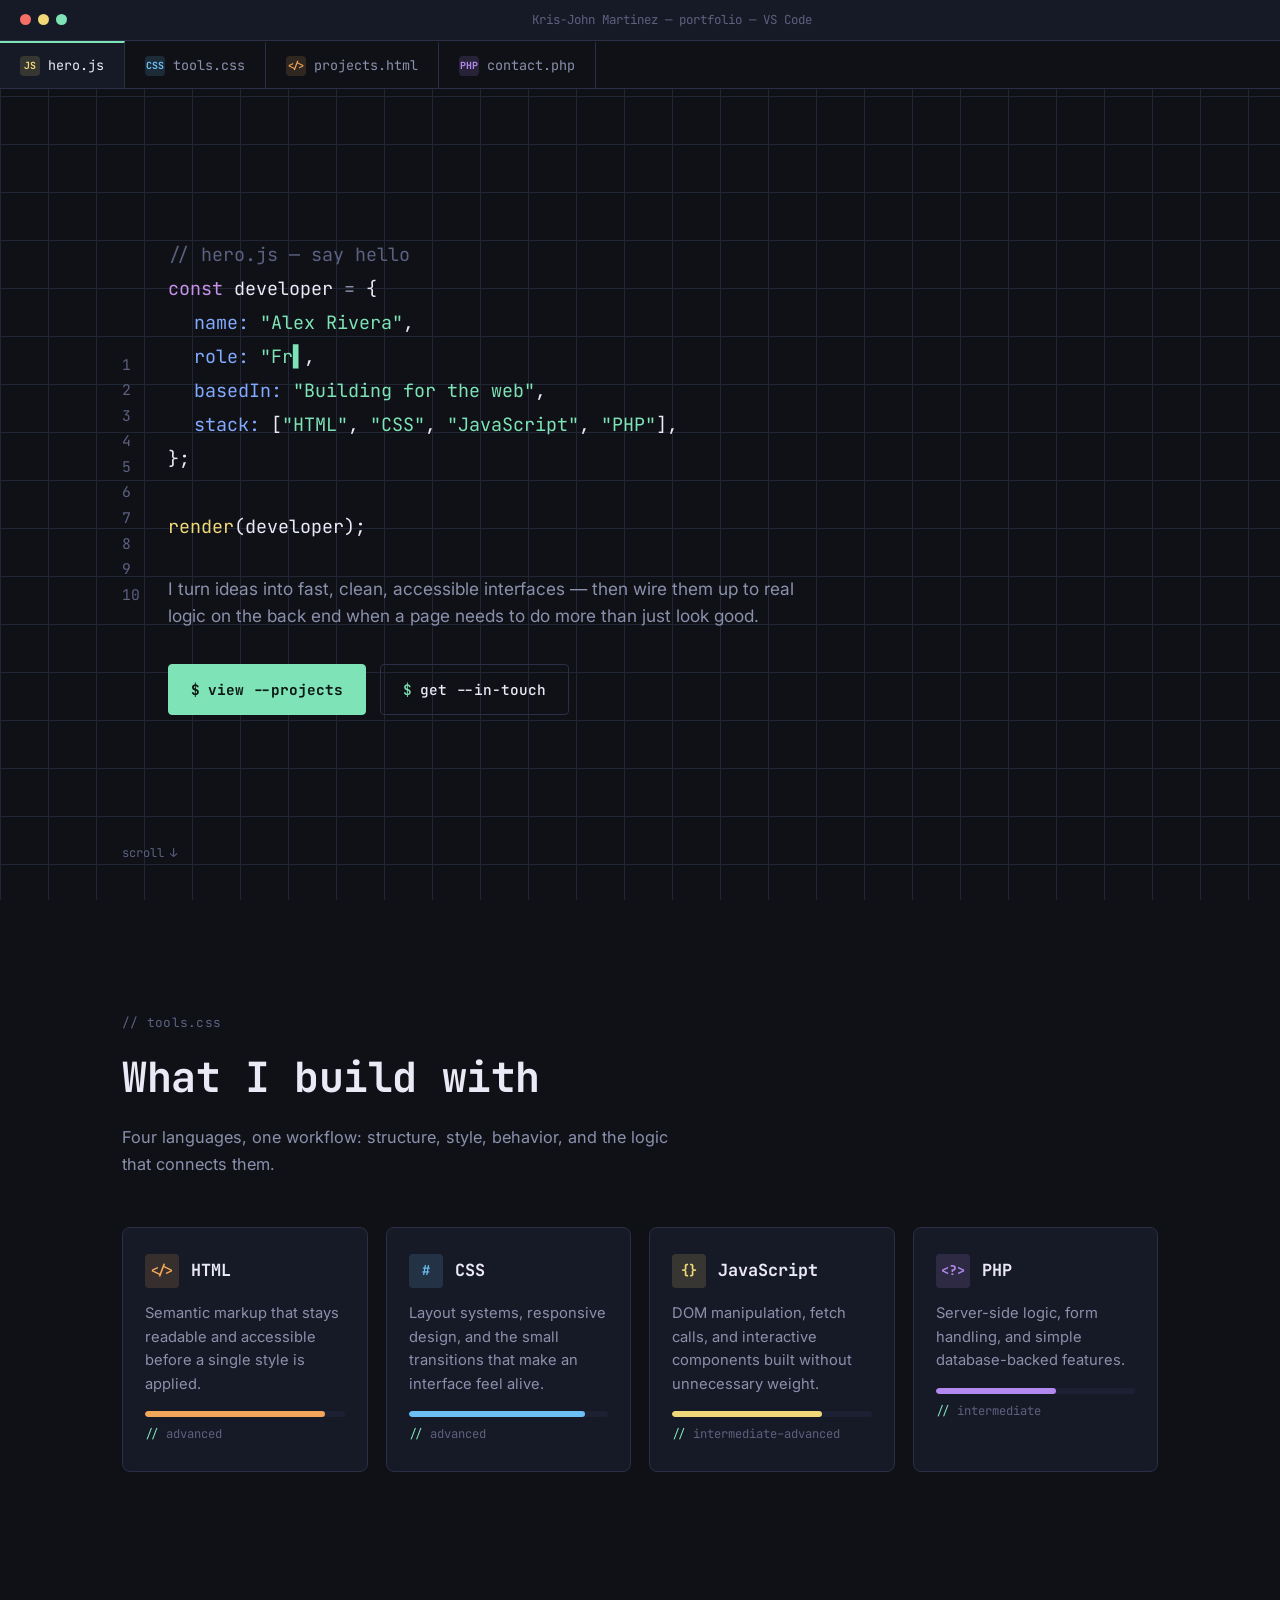
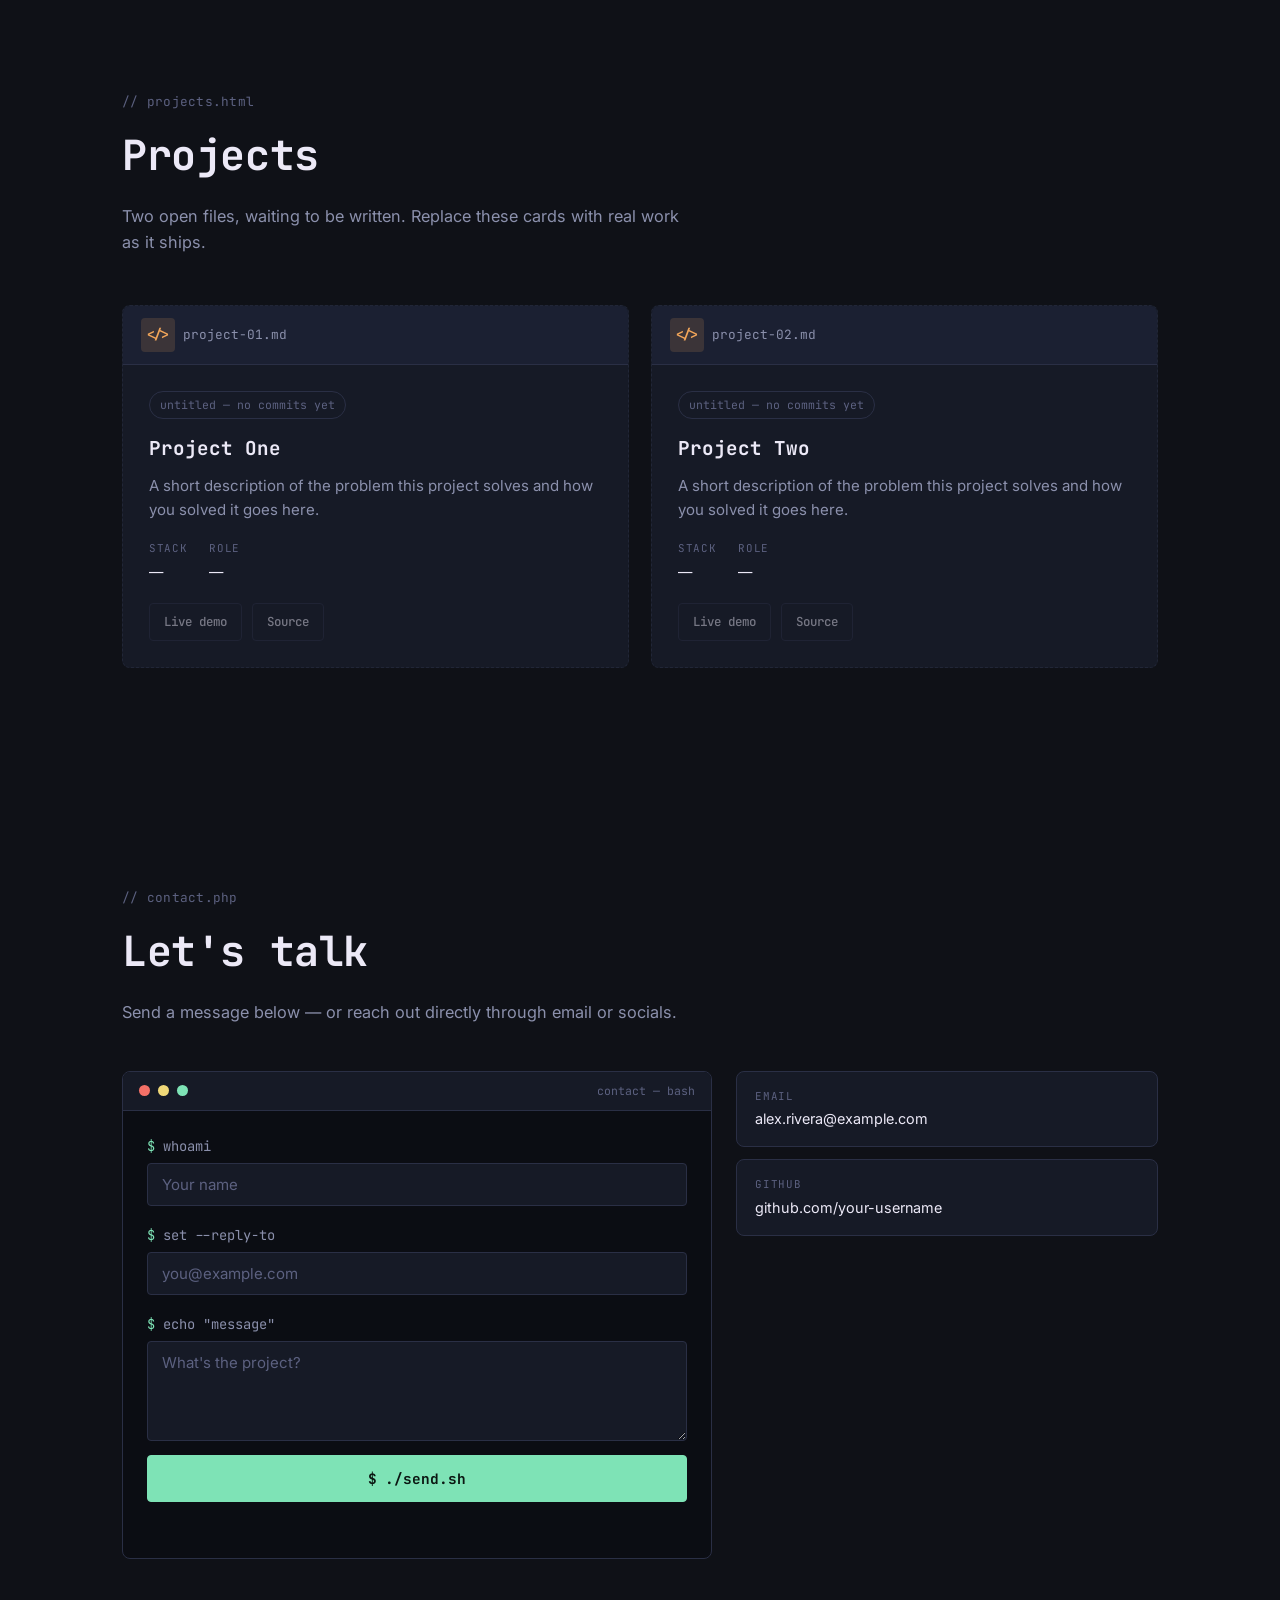
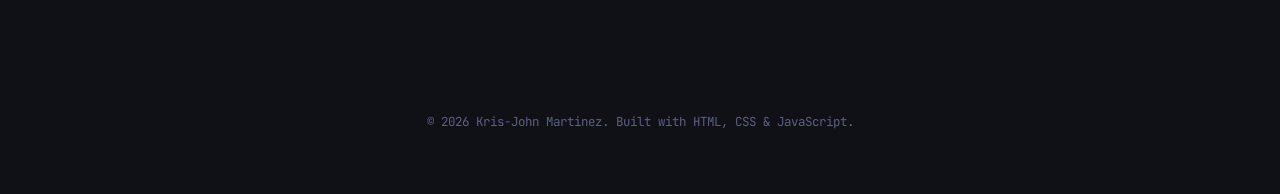
<file: index.html>
<!DOCTYPE html>
<html lang="en">
<head>
<meta charset="UTF-8">
<meta name="viewport" content="width=device-width, initial-scale=1.0">
<title>Kris-John Martinez — Web Developer</title>
<meta name="description" content="Portfolio of Alex Rivera, front-end web developer working with HTML, CSS, JavaScript and PHP.">
<link rel="preconnect" href="https://fonts.googleapis.com">
<link rel="preconnect" href="https://fonts.gstatic.com" crossorigin>
<link href="https://fonts.googleapis.com/css2?family=JetBrains+Mono:wght@400;500;600;700;800&family=Inter:wght@400;500;600;700&display=swap" rel="stylesheet">
</head>
<style>
  /* =========================================================
   TOKENS
========================================================= */
:root{
  --bg:        #0f1117;
  --surface:   #161a26;
  --surface-2: #1b2032;
  --border:    #2a2f45;
  --border-soft: #212637;

  --text:       #ece9f7;
  --text-muted: #8b90ac;
  --text-dim:   #5c6180;

  --violet: #c792ea;  /* keywords */
  --green:  #7ee3b6;  /* strings / success */
  --blue:   #82aaff;  /* functions / links */
  --orange: #f2a65a;  /* html */
  --yellow: #f0d878;  /* js */
  --php:    #b389f0;  /* php */
  --css-blue: #6cc0f5;

  --red: #f47067;

  --font-mono: 'JetBrains Mono', 'Courier New', monospace;
  --font-sans: 'Inter', -apple-system, BlinkMacSystemFont, sans-serif;

  --radius: 8px;
  --radius-sm: 4px;
  --max: 1100px;
}

*, *::before, *::after{ box-sizing: border-box; }

html{ scroll-behavior: smooth; }

body{
  margin: 0;
  background: var(--bg);
  color: var(--text);
  font-family: var(--font-sans);
  line-height: 1.6;
  -webkit-font-smoothing: antialiased;
}

/* subtle grid texture on the background */
body{
  background-image:
    linear-gradient(var(--border-soft) 1px, transparent 1px),
    linear-gradient(90deg, var(--border-soft) 1px, transparent 1px);
  background-size: 48px 48px;
  background-attachment: fixed;
  background-color: var(--bg);
}

h1, h2, h3{
  font-family: var(--font-mono);
  margin: 0;
  color: var(--text);
}

a{ color: inherit; text-decoration: none; }

img{ max-width: 100%; display: block; }

:focus-visible{
  outline: 2px solid var(--green);
  outline-offset: 3px;
  border-radius: var(--radius-sm);
}

.section{
  max-width: var(--max);
  margin: 0 auto;
  padding: 110px 32px;
}

.section-eyebrow{
  font-family: var(--font-mono);
  font-size: 0.8rem;
  color: var(--text-dim);
  margin: 0 0 10px;
  letter-spacing: 0.02em;
}
.section-eyebrow::before{ content: "// "; color: var(--text-dim); }

.section-title{
  font-size: clamp(1.8rem, 3.4vw, 2.6rem);
  font-weight: 700;
  letter-spacing: -0.01em;
}

.section-sub{
  color: var(--text-muted);
  max-width: 56ch;
  margin: 14px 0 0;
  font-size: 1.02rem;
}

.prompt{ color: var(--green); font-family: var(--font-mono); }

/* =========================================================
   EDITOR CHROME (titlebar + tabs)
========================================================= */
.titlebar{
  position: sticky;
  top: 0;
  z-index: 50;
  display: flex;
  align-items: center;
  gap: 16px;
  padding: 10px 20px;
  background: var(--surface);
  border-bottom: 1px solid var(--border);
}

.titlebar-dots{ display: flex; gap: 7px; }
.dot{ width: 11px; height: 11px; border-radius: 50%; display: inline-block; }
.dot-red{ background: var(--red); }
.dot-yellow{ background: var(--yellow); }
.dot-green{ background: var(--green); }

.titlebar-path{
  font-family: var(--font-mono);
  font-size: 0.78rem;
  color: var(--text-dim);
  margin: 0 auto;
}

.tabbar{
  position: sticky;
  top: 37px;
  z-index: 49;
  display: flex;
  overflow-x: auto;
  background: var(--bg);
  border-bottom: 1px solid var(--border);
  scrollbar-width: none;
}
.tabbar::-webkit-scrollbar{ display: none; }

.tab{
  display: flex;
  align-items: center;
  gap: 8px;
  padding: 12px 20px;
  font-family: var(--font-mono);
  font-size: 0.84rem;
  color: var(--text-muted);
  border-right: 1px solid var(--border);
  border-top: 2px solid transparent;
  white-space: nowrap;
  transition: color 0.15s ease, background 0.15s ease;
}

.tab:hover{ color: var(--text); background: var(--surface); }

.tab.is-active{
  color: var(--text);
  background: var(--surface);
  border-top: 2px solid var(--green);
}

.tab-icon{
  display: inline-flex;
  align-items: center;
  justify-content: center;
  width: 20px;
  height: 20px;
  font-size: 0.62rem;
  font-weight: 700;
  border-radius: 4px;
  font-family: var(--font-mono);
}
.icon-html{ background: rgba(242,166,90,0.15); color: var(--orange); }
.icon-css{  background: rgba(108,192,245,0.15); color: var(--css-blue); }
.icon-js{   background: rgba(240,216,120,0.15); color: var(--yellow); }
.icon-php{  background: rgba(179,137,240,0.15); color: var(--php); }

/* =========================================================
   HERO
========================================================= */
.hero{
  position: relative;
  display: flex;
  gap: 28px;
  min-height: calc(100vh - 86px);
  align-items: center;
  padding-top: 70px;
}

.gutter{
  display: none;
  flex-direction: column;
  gap: 2px;
  font-family: var(--font-mono);
  font-size: 0.92rem;
  color: var(--text-dim);
  padding-top: 6px;
  user-select: none;
}

.code-pane{ max-width: 760px; }

.code-line{
  margin: 0;
  font-family: var(--font-mono);
  font-size: clamp(0.95rem, 1.6vw, 1.15rem);
  white-space: pre-wrap;
  line-height: 1.85;
}
.code-indent{ padding-left: 2.4ch; }

.tok-comment{ color: var(--text-dim); }
.tok-key{ color: var(--violet); }
.tok-var{ color: var(--text); }
.tok-op{ color: var(--text-muted); }
.tok-prop{ color: var(--blue); }
.tok-str{ color: var(--green); }
.tok-fn{ color: var(--yellow); }

.cursor{
  display: inline-block;
  color: var(--green);
  animation: blink 1s step-end infinite;
}
@keyframes blink{ 50%{ opacity: 0; } }

.hero-blurb{
  font-family: var(--font-sans);
  color: var(--text-muted);
  font-size: 1.08rem;
  max-width: 58ch;
  margin: 30px 0 0;
}

.hero-actions{
  display: flex;
  flex-wrap: wrap;
  gap: 14px;
  margin-top: 34px;
}

.scroll-hint{
  position: absolute;
  bottom: 28px;
  left: 32px;
  font-family: var(--font-mono);
  font-size: 0.76rem;
  color: var(--text-dim);
  display: flex;
  align-items: center;
  gap: 6px;
}
.scroll-arrow{ animation: floaty 1.6s ease-in-out infinite; display: inline-block; }
@keyframes floaty{
  0%, 100%{ transform: translateY(0); }
  50%{ transform: translateY(4px); }
}

/* =========================================================
   BUTTONS
========================================================= */
.btn{
  display: inline-flex;
  align-items: center;
  gap: 8px;
  font-family: var(--font-mono);
  font-size: 0.9rem;
  font-weight: 500;
  padding: 13px 22px;
  border-radius: var(--radius-sm);
  border: 1px solid var(--border);
  cursor: pointer;
  transition: transform 0.15s ease, border-color 0.15s ease, background 0.15s ease;
}
.btn:hover{ transform: translateY(-2px); }

.btn-primary{
  background: var(--green);
  color: #0b1712;
  border-color: var(--green);
  font-weight: 700;
}
.btn-primary:hover{ background: #93ecc4; }
.btn-primary .prompt{ color: #0b1712; }

.btn-ghost{
  background: transparent;
  color: var(--text);
}
.btn-ghost:hover{ border-color: var(--green); color: var(--green); }
.btn-ghost:hover .prompt{ color: var(--green); }

.btn-sm{ padding: 8px 14px; font-size: 0.78rem; }
.btn-full{ width: 100%; justify-content: center; margin-top: 6px; }

.btn[aria-disabled="true"]{
  opacity: 0.45;
  pointer-events: none;
}

/* =========================================================
   TOOLS
========================================================= */
.tool-grid{
  display: grid;
  grid-template-columns: repeat(4, 1fr);
  gap: 18px;
  margin-top: 50px;
}

.tool-card{
  background: var(--surface);
  border: 1px solid var(--border);
  border-radius: var(--radius);
  padding: 26px 22px;
  transition: border-color 0.2s ease, transform 0.2s ease;
}
.tool-card:hover{
  border-color: var(--border-soft);
  transform: translateY(-4px);
}

.tool-head{
  display: flex;
  align-items: center;
  gap: 12px;
  margin-bottom: 14px;
}

.tool-icon{
  display: inline-flex;
  align-items: center;
  justify-content: center;
  width: 34px;
  height: 34px;
  border-radius: var(--radius-sm);
  font-family: var(--font-mono);
  font-size: 0.85rem;
  font-weight: 700;
}

.tool-head h3{ font-size: 1.05rem; }

.tool-desc{
  color: var(--text-muted);
  font-size: 0.92rem;
  min-height: 4.6em;
}

.meter{
  height: 6px;
  border-radius: 4px;
  background: var(--surface-2);
  overflow: hidden;
  margin-top: 6px;
}
.meter-fill{
  display: block;
  height: 100%;
  border-radius: 4px;
  transform-origin: left;
  animation: fillbar 1.1s ease forwards;
}
@keyframes fillbar{
  from{ transform: scaleX(0); }
  to{ transform: scaleX(1); }
}
.fill-html{ width: 90%; background: var(--orange); }
.fill-css{  width: 88%; background: var(--css-blue); }
.fill-js{   width: 75%; background: var(--yellow); }
.fill-php{  width: 60%; background: var(--php); }

.meter-label{
  font-family: var(--font-mono);
  font-size: 0.76rem;
  color: var(--text-dim);
  margin: 8px 0 0;
}

/* =========================================================
   PROJECTS
========================================================= */
.project-grid{
  display: grid;
  grid-template-columns: repeat(2, 1fr);
  gap: 22px;
  margin-top: 50px;
}

.project-card{
  border: 1px dashed var(--border-soft);
  border-radius: var(--radius);
  overflow: hidden;
  background: var(--surface);
}

.project-file-tab{
  display: flex;
  align-items: center;
  gap: 8px;
  font-family: var(--font-mono);
  font-size: 0.8rem;
  color: var(--text-muted);
  padding: 12px 18px;
  border-bottom: 1px solid var(--border);
  background: var(--surface-2);
}

.project-body{ padding: 26px; }

.project-status{
  display: inline-block;
  font-family: var(--font-mono);
  font-size: 0.72rem;
  color: var(--text-dim);
  border: 1px solid var(--border);
  border-radius: 999px;
  padding: 4px 10px;
  margin-bottom: 14px;
}

.project-title{ font-size: 1.2rem; margin-bottom: 10px; }

.project-desc{
  color: var(--text-muted);
  font-size: 0.94rem;
  margin: 0 0 18px;
}

.project-meta{
  list-style: none;
  padding: 0;
  margin: 0 0 20px;
  display: flex;
  gap: 22px;
}
.meta-label{
  display: block;
  font-family: var(--font-mono);
  font-size: 0.68rem;
  color: var(--text-dim);
  text-transform: uppercase;
  letter-spacing: 0.06em;
}
.meta-value{
  display: block;
  font-size: 0.9rem;
  margin-top: 2px;
}

.project-links{ display: flex; gap: 10px; }

/* =========================================================
   CONTACT
========================================================= */
.contact-wrap{
  display: grid;
  grid-template-columns: 1.4fr 1fr;
  gap: 24px;
  margin-top: 46px;
  align-items: start;
}

.terminal{
  background: #0b0d13;
  border: 1px solid var(--border);
  border-radius: var(--radius);
  overflow: hidden;
}

.terminal-head{
  display: flex;
  align-items: center;
  gap: 8px;
  padding: 10px 16px;
  background: var(--surface);
  border-bottom: 1px solid var(--border);
}
.terminal-title{
  margin-left: auto;
  font-family: var(--font-mono);
  font-size: 0.72rem;
  color: var(--text-dim);
}

.terminal-body{ padding: 24px; }

.term-line{
  display: block;
  font-family: var(--font-mono);
  font-size: 0.86rem;
  color: var(--text-muted);
  margin: 18px 0 6px;
}
.term-line:first-child{ margin-top: 0; }

.term-input{
  width: 100%;
  background: var(--surface);
  border: 1px solid var(--border);
  border-radius: var(--radius-sm);
  color: var(--text);
  font-family: var(--font-sans);
  font-size: 0.94rem;
  padding: 11px 14px;
  resize: vertical;
}
.term-input:focus{ border-color: var(--green); }
.term-input::placeholder{ color: var(--text-dim); }

.term-response{
  font-family: var(--font-mono);
  font-size: 0.82rem;
  color: var(--green);
  min-height: 1.4em;
  margin: 14px 0 0;
}

.contact-links{
  list-style: none;
  margin: 0;
  padding: 0;
  display: flex;
  flex-direction: column;
  gap: 12px;
}
.contact-links a{
  display: block;
  background: var(--surface);
  border: 1px solid var(--border);
  border-radius: var(--radius);
  padding: 16px 18px;
  transition: border-color 0.15s ease, transform 0.15s ease;
}
.contact-links a:hover{
  border-color: var(--blue);
  transform: translateX(4px);
}

/* =========================================================
   FOOTER
========================================================= */
.footer{
  text-align: center;
  padding: 30px 20px 50px;
  color: var(--text-dim);
  font-family: var(--font-mono);
  font-size: 0.78rem;
}

/* =========================================================
   RESPONSIVE
========================================================= */
@media (min-width: 760px){
  .gutter{ display: flex; }
}

@media (max-width: 900px){
  .tool-grid{ grid-template-columns: repeat(2, 1fr); }
  .contact-wrap{ grid-template-columns: 1fr; }
}

@media (max-width: 640px){
  .section{ padding: 80px 20px; }
  .project-grid{ grid-template-columns: 1fr; }
  .tool-grid{ grid-template-columns: 1fr; }
  .titlebar-path{ display: none; }
  .hero{ padding-top: 40px; min-height: auto; }
}

/* =========================================================
   REDUCED MOTION
========================================================= */
@media (prefers-reduced-motion: reduce){
  html{ scroll-behavior: auto; }
  .cursor, .scroll-arrow, .meter-fill{ animation: none; }
  .btn, .tool-card, .contact-links a{ transition: none; }
}
</style>
<body>

<!-- ================= EDITOR CHROME / NAV ================= -->
<header class="titlebar">
  <div class="titlebar-dots" aria-hidden="true">
    <span class="dot dot-red"></span>
    <span class="dot dot-yellow"></span>
    <span class="dot dot-green"></span>
  </div>
  <span class="titlebar-path">Kris-John Martinez — portfolio — VS Code</span>
</header>

<nav class="tabbar" aria-label="Section navigation">
  <a href="#hero" class="tab is-active" data-tab="hero">
    <span class="tab-icon icon-js">JS</span> hero.js
  </a>
  <a href="#tools" class="tab" data-tab="tools">
    <span class="tab-icon icon-css">CSS</span> tools.css
  </a>
  <a href="#projects" class="tab" data-tab="projects">
    <span class="tab-icon icon-html">&lt;/&gt;</span> projects.html
  </a>
  <a href="#contact" class="tab" data-tab="contact">
    <span class="tab-icon icon-php">PHP</span> contact.php
  </a>
</nav>

<main>

<!-- ================= HERO ================= -->
<section id="hero" class="section hero">
  <div class="gutter" aria-hidden="true">
    <span>1</span><span>2</span><span>3</span><span>4</span><span>5</span>
    <span>6</span><span>7</span><span>8</span><span>9</span><span>10</span>
  </div>

  <div class="code-pane">
    <p class="code-line"><span class="tok-comment">// hero.js — say hello</span></p>
    <p class="code-line"><span class="tok-key">const</span> <span class="tok-var">developer</span> <span class="tok-op">=</span> {</p>
    <p class="code-line code-indent"><span class="tok-prop">name:</span> <span class="tok-str">"Alex Rivera"</span>,</p>
    <p class="code-line code-indent"><span class="tok-prop">role:</span> <span class="tok-str">"<span id="typedRole">Front-End Developer</span><span class="cursor">▌</span></span>,</p>
    <p class="code-line code-indent"><span class="tok-prop">basedIn:</span> <span class="tok-str">"Building for the web"</span>,</p>
    <p class="code-line code-indent"><span class="tok-prop">stack:</span> [<span class="tok-str">"HTML"</span>, <span class="tok-str">"CSS"</span>, <span class="tok-str">"JavaScript"</span>, <span class="tok-str">"PHP"</span>],</p>
    <p class="code-line">};</p>
    <p class="code-line">&nbsp;</p>
    <p class="code-line"><span class="tok-fn">render</span>(developer);</p>

    <p class="hero-blurb">
      I turn ideas into fast, clean, accessible interfaces — then wire them up to
      real logic on the back end when a page needs to do more than just look good.
    </p>

    <div class="hero-actions">
      <a href="#projects" class="btn btn-primary">
        <span class="prompt">$</span> view --projects
      </a>
      <a href="#contact" class="btn btn-ghost">
        <span class="prompt">$</span> get --in-touch
      </a>
    </div>
  </div>

  <p class="scroll-hint" aria-hidden="true">scroll <span class="scroll-arrow">↓</span></p>
</section>

<!-- ================= TOOLS ================= -->
<section id="tools" class="section tools">
  <p class="section-eyebrow">tools.css</p>
  <h2 class="section-title">What I build with</h2>
  <p class="section-sub">Four languages, one workflow: structure, style, behavior, and the logic that connects them.</p>

  <div class="tool-grid">

    <article class="tool-card">
      <div class="tool-head">
        <span class="tool-icon icon-html">&lt;/&gt;</span>
        <h3>HTML</h3>
      </div>
      <p class="tool-desc">Semantic markup that stays readable and accessible before a single style is applied.</p>
      <div class="meter" role="img" aria-label="HTML proficiency: advanced">
        <span class="meter-fill fill-html"></span>
      </div>
      <p class="meter-label"><span class="prompt">//</span> advanced</p>
    </article>

    <article class="tool-card">
      <div class="tool-head">
        <span class="tool-icon icon-css">#</span>
        <h3>CSS</h3>
      </div>
      <p class="tool-desc">Layout systems, responsive design, and the small transitions that make an interface feel alive.</p>
      <div class="meter" role="img" aria-label="CSS proficiency: advanced">
        <span class="meter-fill fill-css"></span>
      </div>
      <p class="meter-label"><span class="prompt">//</span> advanced</p>
    </article>

    <article class="tool-card">
      <div class="tool-head">
        <span class="tool-icon icon-js">{}</span>
        <h3>JavaScript</h3>
      </div>
      <p class="tool-desc">DOM manipulation, fetch calls, and interactive components built without unnecessary weight.</p>
      <div class="meter" role="img" aria-label="JavaScript proficiency: intermediate to advanced">
        <span class="meter-fill fill-js"></span>
      </div>
      <p class="meter-label"><span class="prompt">//</span> intermediate&ndash;advanced</p>
    </article>

    <article class="tool-card">
      <div class="tool-head">
        <span class="tool-icon icon-php">&lt;?&gt;</span>
        <h3>PHP</h3>
      </div>
      <p class="tool-desc">Server-side logic, form handling, and simple database-backed features.</p>
      <div class="meter" role="img" aria-label="PHP proficiency: intermediate">
        <span class="meter-fill fill-php"></span>
      </div>
      <p class="meter-label"><span class="prompt">//</span> intermediate</p>
    </article>

  </div>
</section>

<!-- ================= PROJECTS ================= -->
<section id="projects" class="section projects">
  <p class="section-eyebrow">projects.html</p>
  <h2 class="section-title">Projects</h2>
  <p class="section-sub">Two open files, waiting to be written. Replace these cards with real work as it ships.</p>

  <div class="project-grid">

    <article class="project-card is-empty">
      <div class="project-file-tab">
        <span class="tool-icon icon-html">&lt;/&gt;</span> project-01.md
      </div>
      <div class="project-body">
        <span class="project-status">untitled — no commits yet</span>
        <h3 class="project-title">Project One</h3>
        <p class="project-desc">A short description of the problem this project solves and how you solved it goes here.</p>
        <ul class="project-meta">
          <li><span class="meta-label">Stack</span><span class="meta-value">—</span></li>
          <li><span class="meta-label">Role</span><span class="meta-value">—</span></li>
        </ul>
        <div class="project-links">
          <a href="#" class="btn btn-ghost btn-sm" aria-disabled="true">Live demo</a>
          <a href="#" class="btn btn-ghost btn-sm" aria-disabled="true">Source</a>
        </div>
      </div>
    </article>

    <article class="project-card is-empty">
      <div class="project-file-tab">
        <span class="tool-icon icon-html">&lt;/&gt;</span> project-02.md
      </div>
      <div class="project-body">
        <span class="project-status">untitled — no commits yet</span>
        <h3 class="project-title">Project Two</h3>
        <p class="project-desc">A short description of the problem this project solves and how you solved it goes here.</p>
        <ul class="project-meta">
          <li><span class="meta-label">Stack</span><span class="meta-value">—</span></li>
          <li><span class="meta-label">Role</span><span class="meta-value">—</span></li>
        </ul>
        <div class="project-links">
          <a href="#" class="btn btn-ghost btn-sm" aria-disabled="true">Live demo</a>
          <a href="#" class="btn btn-ghost btn-sm" aria-disabled="true">Source</a>
        </div>
      </div>
    </article>

  </div>
</section>

<!-- ================= CONTACT ================= -->
<section id="contact" class="section contact">
  <p class="section-eyebrow">contact.php</p>
  <h2 class="section-title">Let's talk</h2>
  <p class="section-sub">Send a message below — or reach out directly through email or socials.</p>

  <div class="contact-wrap">

    <div class="terminal">
      <div class="terminal-head">
        <span class="dot dot-red"></span><span class="dot dot-yellow"></span><span class="dot dot-green"></span>
        <span class="terminal-title">contact — bash</span>
      </div>
      <form id="contactForm" class="terminal-body" novalidate>
        <label class="term-line" for="name">
          <span class="prompt">$</span> whoami
        </label>
        <input class="term-input" type="text" id="name" name="name" placeholder="Your name" required>

        <label class="term-line" for="email">
          <span class="prompt">$</span> set --reply-to
        </label>
        <input class="term-input" type="email" id="email" name="email" placeholder="you@example.com" required>

        <label class="term-line" for="message">
          <span class="prompt">$</span> echo "message"
        </label>
        <textarea class="term-input" id="message" name="message" rows="4" placeholder="What's the project?" required></textarea>

        <button type="submit" class="btn btn-primary btn-full">
          <span class="prompt">$</span> ./send.sh
        </button>
        <p class="term-response" id="formResponse" role="status" aria-live="polite"></p>
      </form>
    </div>

    <ul class="contact-links">
      <li>
        <a href="mailto:krisjohnmartinez12@gmail.com">
          <span class="meta-label">email</span>
          <span class="meta-value">alex.rivera@example.com</span>
        </a>
      </li>
      <li>
        <a href="https://github.com/" target="_blank" rel="noopener noreferrer">
          <span class="meta-label">github</span>
          <span class="meta-value">github.com/your-username</span>
        </a>
      </li>
    </ul>

  </div>
</section>

</main>

<footer class="footer">
  <p>&copy; <span id="year"></span> Kris-John Martinez. Built with HTML, CSS &amp; JavaScript.</p>
</footer>

<script>
  // =============================================================
// script.js — portfolio interactivity
// =============================================================

document.addEventListener('DOMContentLoaded', () => {
  setYear();
  initTypingRole();
  initActiveTab();
  initContactForm();
});

/* ---------------------------------------------------------
   Footer year
--------------------------------------------------------- */
function setYear(){
  const el = document.getElementById('year');
  if (el) el.textContent = new Date().getFullYear();
}

/* ---------------------------------------------------------
   Hero "typing" role rotator
   Respects prefers-reduced-motion by just showing the first role.
--------------------------------------------------------- */
function initTypingRole(){
  const target = document.getElementById('typedRole');
  if (!target) return;

  const roles = [
    'Front-End Developer',
    'HTML & CSS Enthusiast',
    'JavaScript Tinkerer',
    'PHP Backend Learner'
  ];

  const prefersReducedMotion = window.matchMedia('(prefers-reduced-motion: reduce)').matches;
  if (prefersReducedMotion) {
    target.textContent = roles[0];
    return;
  }

  let roleIndex = 0;
  let charIndex = roles[0].length;
  let deleting = false;

  const TYPE_SPEED = 55;
  const DELETE_SPEED = 30;
  const HOLD_TIME = 1400;

  function tick(){
    const current = roles[roleIndex];

    if (!deleting) {
      charIndex++;
      if (charIndex > current.length) {
        charIndex = current.length;
        target.textContent = current;
        deleting = true;
        return setTimeout(tick, HOLD_TIME);
      }
    } else {
      charIndex--;
      if (charIndex < 0) {
        charIndex = 0;
        deleting = false;
        roleIndex = (roleIndex + 1) % roles.length;
      }
    }

    target.textContent = roles[deleting ? roleIndex : roleIndex].slice(0, charIndex) || roles[roleIndex].slice(0, charIndex);
    setTimeout(tick, deleting ? DELETE_SPEED : TYPE_SPEED);
  }

  // Kick off the loop after the initial hold on the first role.
  setTimeout(() => {
    deleting = true;
    tick();
  }, HOLD_TIME);
}

/* ---------------------------------------------------------
   Highlight the matching "file tab" as the user scrolls
--------------------------------------------------------- */
function initActiveTab(){
  const sections = document.querySelectorAll('main .section');
  const tabs = document.querySelectorAll('.tab');
  if (!sections.length || !tabs.length) return;

  const tabById = {};
  tabs.forEach(tab => { tabById[tab.dataset.tab] = tab; });

  const observer = new IntersectionObserver((entries) => {
    entries.forEach(entry => {
      if (entry.isIntersecting) {
        tabs.forEach(t => t.classList.remove('is-active'));
        const match = tabById[entry.target.id];
        if (match) match.classList.add('is-active');
      }
    });
  }, { rootMargin: '-45% 0px -50% 0px', threshold: 0 });

  sections.forEach(section => observer.observe(section));
}

/* ---------------------------------------------------------
   Contact form — front-end only demo handler.
   Swap the body of this function for a real fetch() call to
   contact.php (or any endpoint) once the back end exists.
--------------------------------------------------------- */
function initContactForm(){
  const form = document.getElementById('contactForm');
  const response = document.getElementById('formResponse');
  if (!form || !response) return;

  form.addEventListener('submit', (event) => {
    event.preventDefault();

    const name = form.name.value.trim();
    const email = form.email.value.trim();
    const message = form.message.value.trim();

    if (!name || !email || !message) {
      response.textContent = '✗ error: all fields are required.';
      response.style.color = 'var(--red)';
      return;
    }

    // Placeholder success state. Replace with a real request, e.g.:
    // fetch('contact.php', { method: 'POST', body: new FormData(form) })
    response.textContent = `✓ message received — thanks, ${name}. I'll reply at ${email}.`;
    response.style.color = 'var(--green)';
    form.reset();
  });
}
</script>
</body>
</html>
</file>
